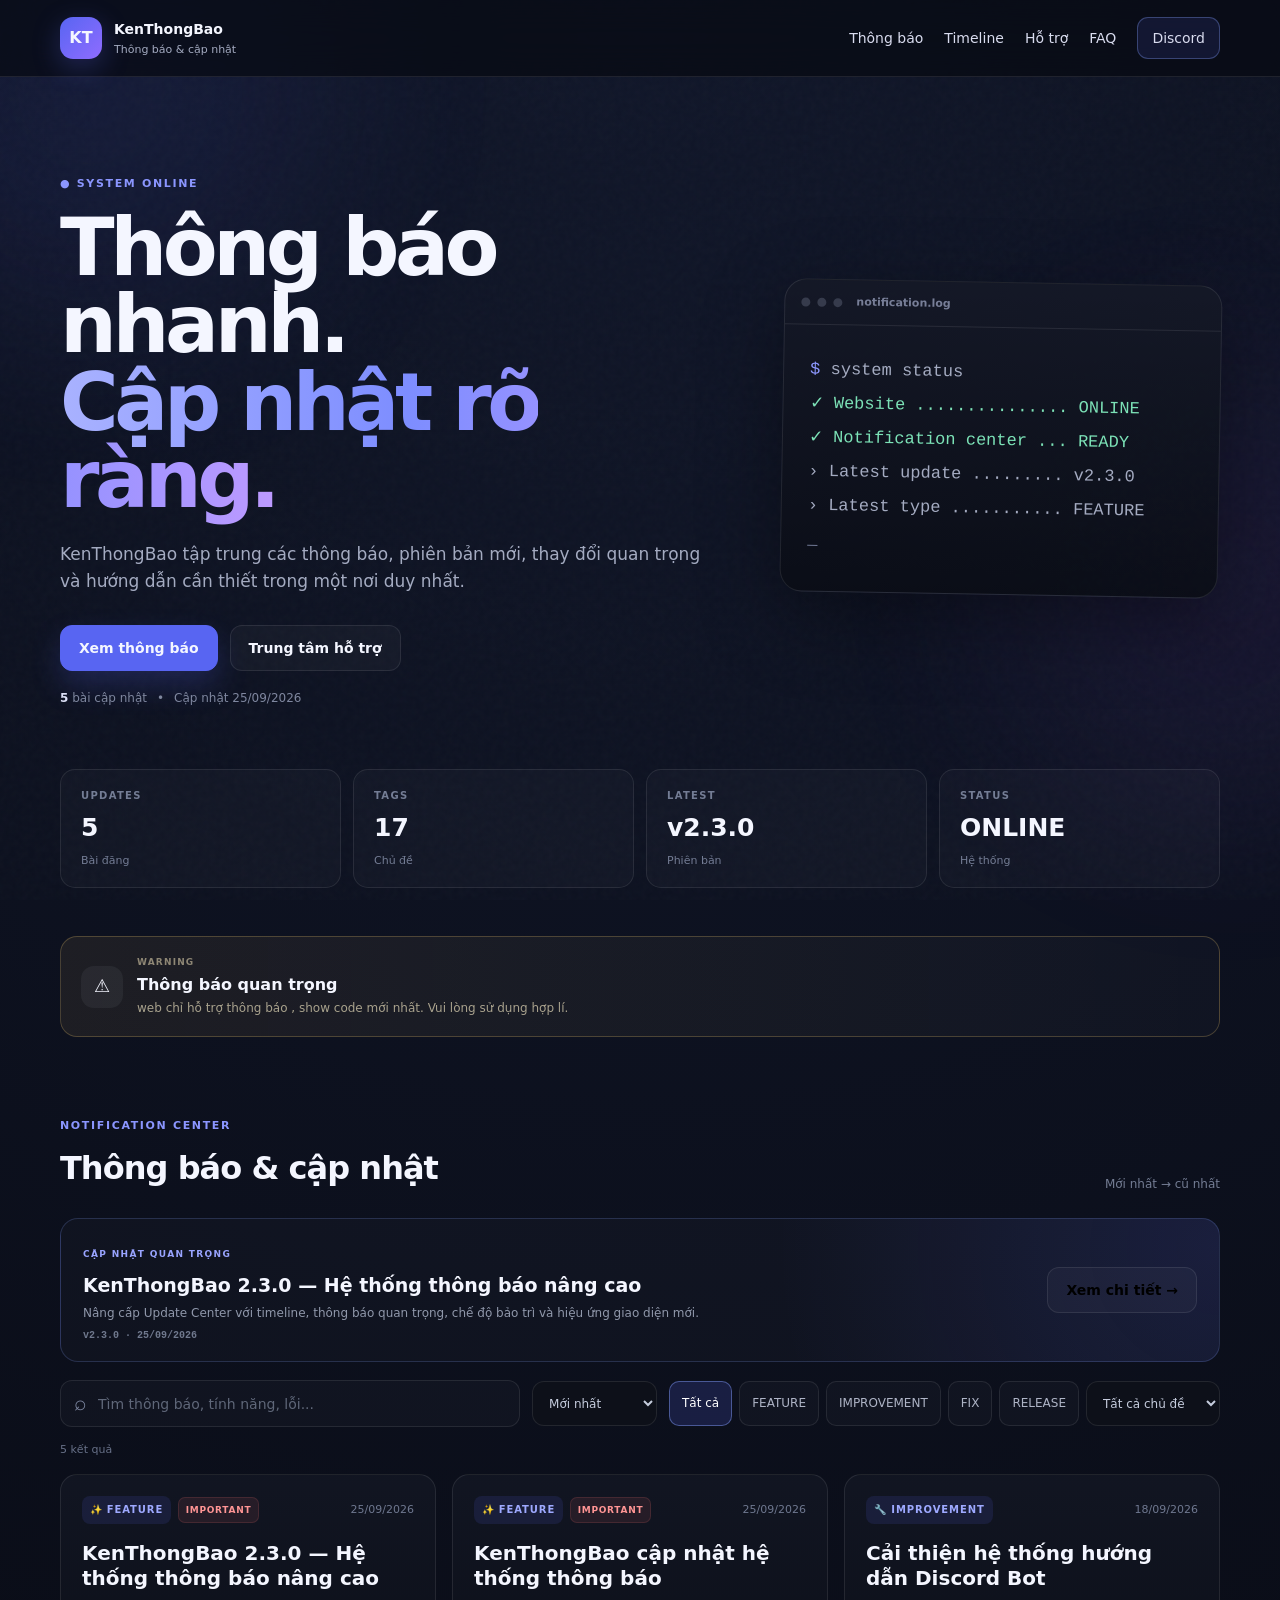
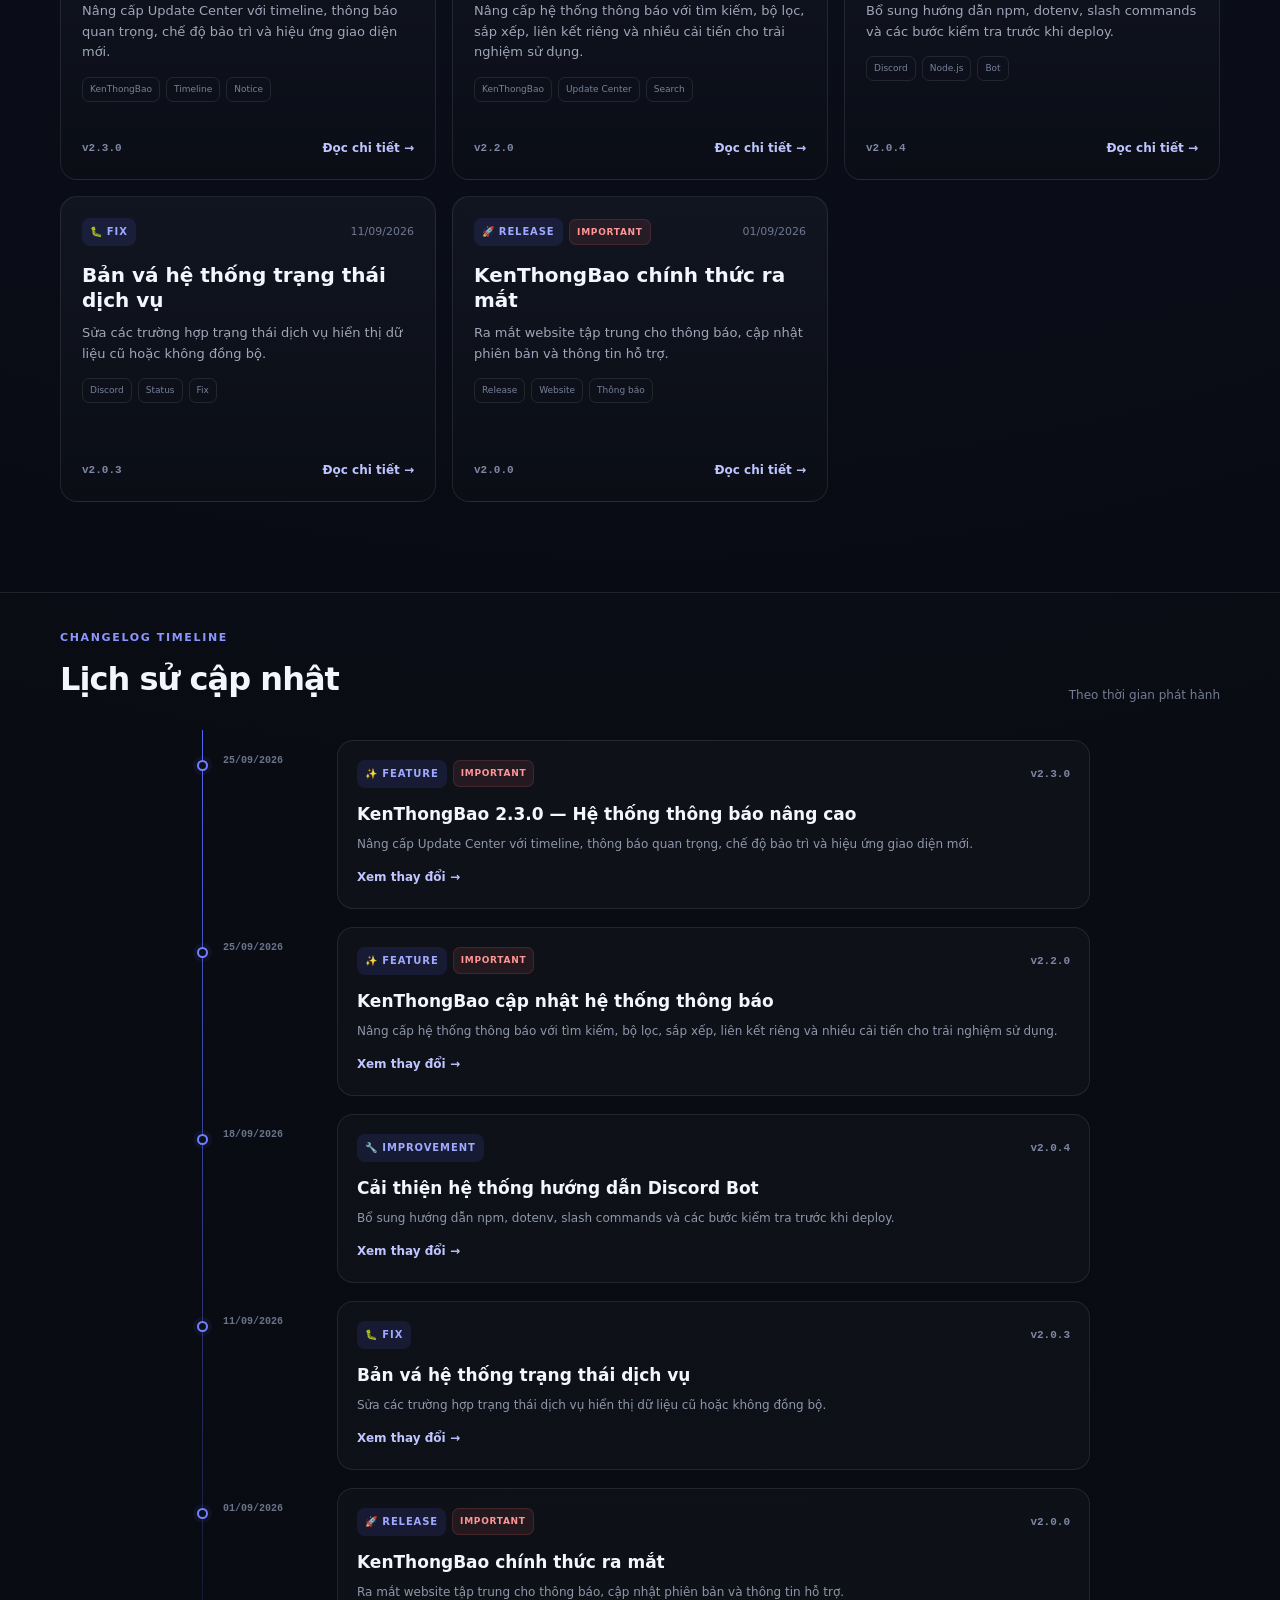
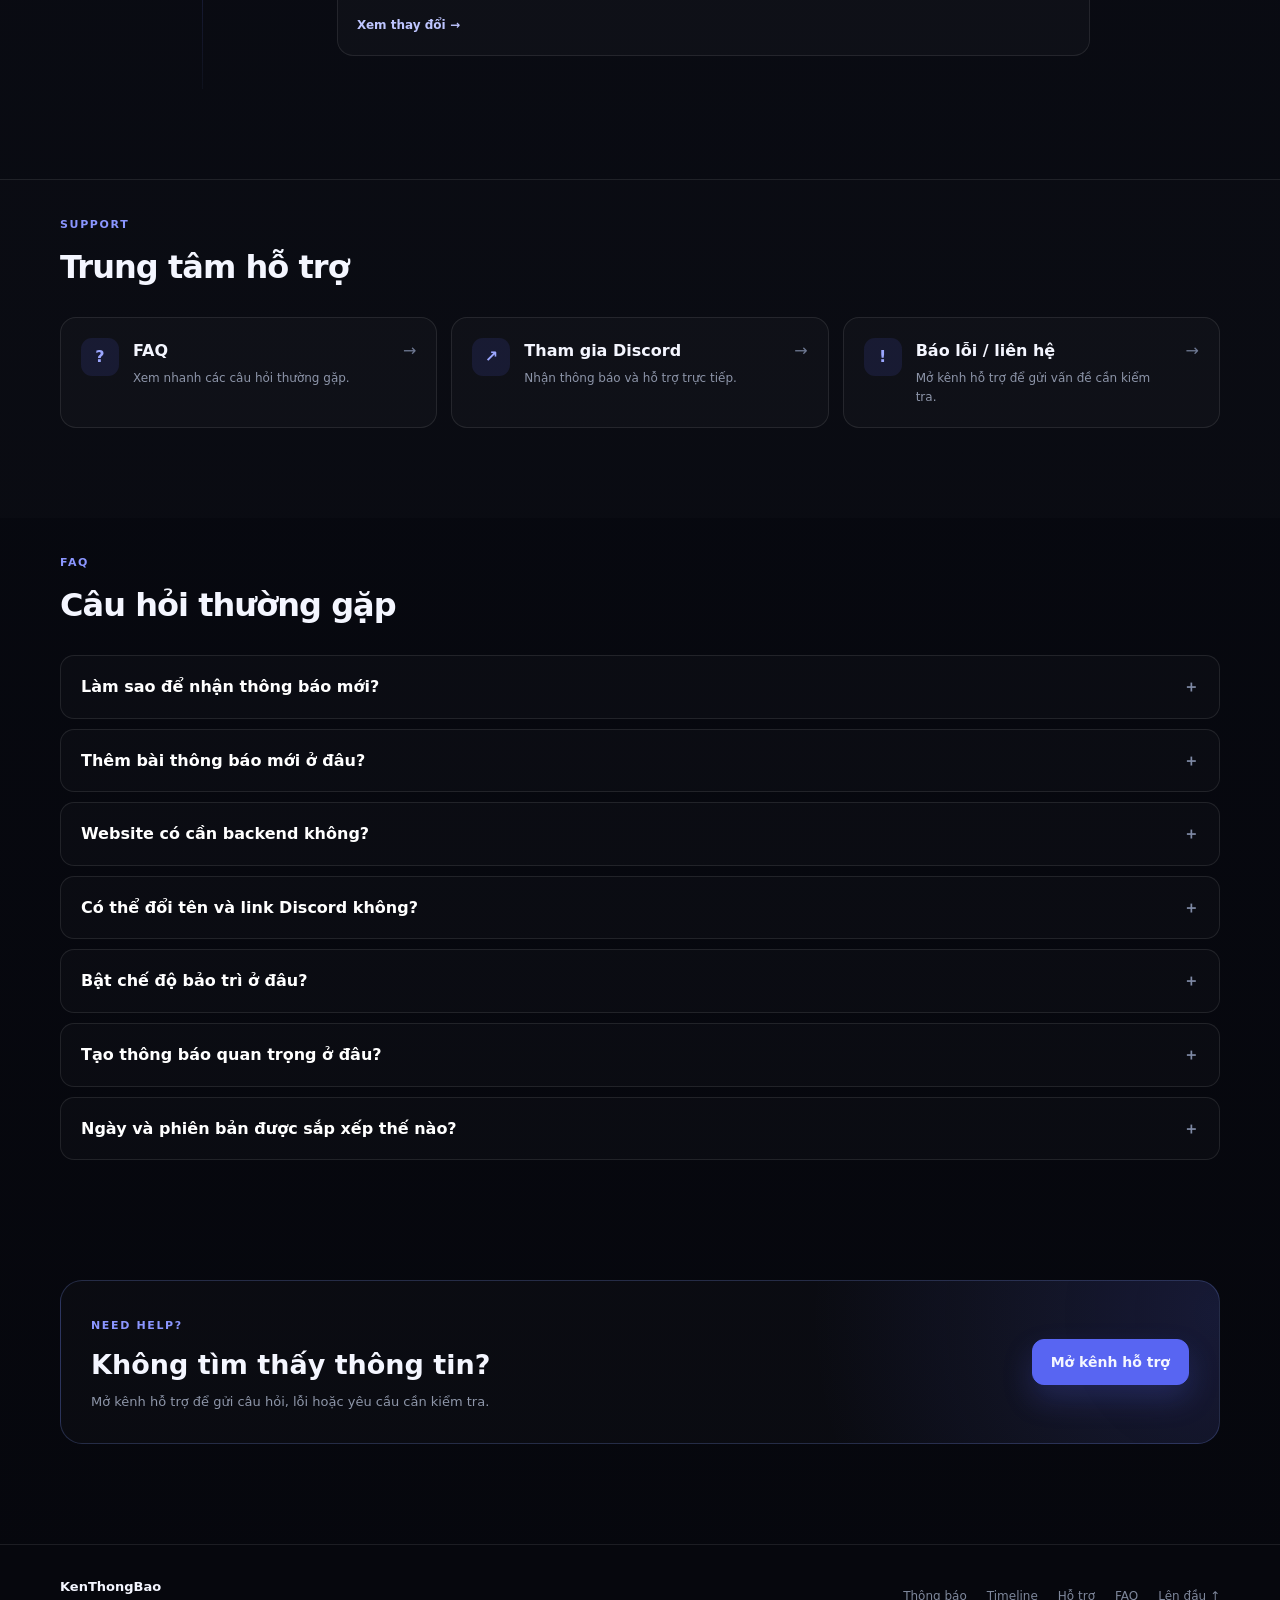
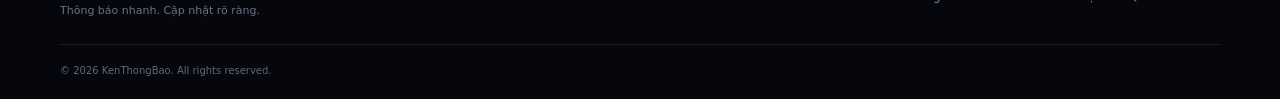
<file: index.html>
<!DOCTYPE html>
<html lang="vi">
<head>
  <meta charset="UTF-8" />
  <meta name="viewport" content="width=device-width, initial-scale=1.0" />
  <meta name="theme-color" content="#5865F2" />

  <meta
    name="description"
    content="KenThongBao — thông báo nhanh, cập nhật rõ ràng."
  />

  <meta property="og:type" content="website" />
  <meta property="og:title" content="KenThongBao" />
  <meta
    property="og:description"
    content="Thông báo nhanh. Cập nhật rõ ràng."
  />
  <meta property="og:url" content="https://kenhotro.pages.dev/" />
  <meta property="og:site_name" content="KenThongBao" />

  <meta name="twitter:card" content="summary" />

  <link
    rel="canonical"
    href="https://kenhotro.pages.dev/"
  />

  <link
    rel="icon"
    href="./assets/favicon.svg"
    type="image/svg+xml"
  />

  <link
    rel="stylesheet"
    href="./assets/style.css"
  />

  <title>KenThongBao</title>
</head>

<body>

  <div class="bg-glow glow-1"></div>
  <div class="bg-glow glow-2"></div>
  <div class="noise"></div>

  <div
    id="maintenanceBar"
    class="maintenance-bar hidden"
    role="status"
    aria-live="polite"
  ></div>

  <header class="topbar">

    <div class="container nav">

      <a
        class="brand"
        href="#top"
        aria-label="KenThongBao"
      >

        <span class="brand-icon">
          KT
        </span>

        <span>
          <strong id="brandName">
            KenThongBao
          </strong>

          <small>
            Thông báo & cập nhật
          </small>
        </span>

      </a>

      <nav
        class="nav-links"
        aria-label="Điều hướng chính"
      >

        <a href="#updates">
          Thông báo
        </a>

        <a href="#timeline">
          Timeline
        </a>

        <a href="#support">
          Hỗ trợ
        </a>

        <a href="#faq">
          FAQ
        </a>

        <a
          class="nav-btn"
          id="discordLink"
          href="#"
          target="_blank"
          rel="noopener"
        >
          Discord
        </a>

      </nav>

      <button
        class="menu-btn"
        id="menuBtn"
        type="button"
        aria-label="Mở menu"
        aria-expanded="false"
      >
        ☰
      </button>

    </div>

  </header>

  <main id="top">

    <section
      class="hero container reveal reveal-up"
    >

      <div class="hero-copy">

        <span class="eyebrow">
          ●
          <span id="heroStatus">
            SYSTEM ONLINE
          </span>
        </span>

        <h1>
          Thông báo nhanh.<br />
          <span>
            Cập nhật rõ ràng.
          </span>
        </h1>

        <p>
          KenThongBao tập trung các thông báo,
          phiên bản mới, thay đổi quan trọng
          và hướng dẫn cần thiết trong một nơi
          duy nhất.
        </p>

        <div class="hero-actions">

          <a
            class="btn primary"
            href="#updates"
          >
            Xem thông báo
          </a>

          <a
            class="btn secondary"
            href="#support"
          >
            Trung tâm hỗ trợ
          </a>

        </div>

        <div class="hero-meta">

          <span>
            <b id="updateCount">
              0
            </b>
            bài cập nhật
          </span>

          <span>•</span>

          <span id="lastUpdated">
            Đang tải...
          </span>

        </div>

      </div>

      <div class="hero-card floating">

        <div class="terminal-top">

          <span></span>
          <span></span>
          <span></span>

          <b>
            notification.log
          </b>

        </div>

        <div class="terminal-body">

          <p>
            <i>$</i>
            system status
          </p>

          <p class="ok">
            ✓ Website ...............
            <span id="systemState">
              ONLINE
            </span>
          </p>

          <p class="ok">
            ✓ Notification center ...
            READY
          </p>

          <p>
            › Latest update .........
            <span id="latestVersion">
              latest
            </span>
          </p>

          <p>
            › Latest type ...........
            <span id="latestType">
              UPDATE
            </span>
          </p>

          <p class="cursor">
            _
          </p>

        </div>

      </div>

    </section>

    <section
      class="stats container reveal reveal-up"
    >

      <div class="stat-card">

        <span>
          UPDATES
        </span>

        <strong id="statUpdates">
          0
        </strong>

        <small>
          Bài đăng
        </small>

      </div>

      <div class="stat-card">

        <span>
          TAGS
        </span>

        <strong id="statTopics">
          0
        </strong>

        <small>
          Chủ đề
        </small>

      </div>

      <div class="stat-card">

        <span>
          LATEST
        </span>

        <strong id="statVersion">
          —
        </strong>

        <small>
          Phiên bản
        </small>

      </div>

      <div class="stat-card">

        <span>
          STATUS
        </span>

        <strong id="statStatusValue">
          ONLINE
        </strong>

        <small id="statStatus">
          Hệ thống
        </small>

      </div>

    </section>

    <section
      id="importantNotice"
      class="container hidden"
    ></section>

    <section
      class="section container"
      id="updates"
    >

      <div
        class="section-head reveal reveal-up"
      >

        <div>

          <span class="eyebrow">
            NOTIFICATION CENTER
          </span>

          <h2>
            Thông báo & cập nhật
          </h2>

        </div>

        <span class="section-note">
          Mới nhất → cũ nhất
        </span>

      </div>

      <div
        id="featuredUpdate"
        class="featured hidden reveal reveal-up"
      ></div>

      <div
        class="toolbar reveal reveal-up"
      >

        <div class="search-box">

          <span>
            ⌕
          </span>

          <input
            id="searchInput"
            type="search"
            placeholder="Tìm thông báo, tính năng, lỗi..."
            aria-label="Tìm thông báo"
          />

        </div>

        <select
          class="sort-select"
          id="sortSelect"
          aria-label="Sắp xếp thông báo"
        >

          <option value="newest">
            Mới nhất
          </option>

          <option value="oldest">
            Cũ nhất
          </option>

          <option value="important">
            Quan trọng
          </option>

        </select>

        <div
          class="filters"
          id="filters"
        ></div>

      </div>

      <div class="results-meta">

        <span id="resultsMeta">
          0 kết quả
        </span>

        <button
          type="button"
          class="clear-search hidden"
          id="clearSearch"
        >
          Xóa bộ lọc
        </button>

      </div>

      <div
        id="updatesGrid"
        class="updates-grid"
      ></div>

      <div
        id="emptyState"
        class="empty hidden"
      >

        <div class="empty-icon">
          ⌕
        </div>

        <h3>
          Không tìm thấy thông báo
        </h3>

        <p>
          Thử từ khóa khác hoặc đổi bộ lọc.
        </p>

      </div>

    </section>

    <section
      class="section timeline-section"
      id="timeline"
    >

      <div class="container">

        <div
          class="section-head reveal reveal-up"
        >

          <div>

            <span class="eyebrow">
              CHANGELOG TIMELINE
            </span>

            <h2>
              Lịch sử cập nhật
            </h2>

          </div>

          <span class="section-note">
            Theo thời gian phát hành
          </span>

        </div>

        <div
          id="timelineList"
          class="timeline"
        ></div>

      </div>

    </section>

    <section
      class="section support-section"
      id="support"
    >

      <div class="container">

        <div
          class="section-head reveal reveal-up"
        >

          <div>

            <span class="eyebrow">
              SUPPORT
            </span>

            <h2>
              Trung tâm hỗ trợ
            </h2>

          </div>

        </div>

        <div class="support-grid">

          <a
            class="support-card reveal reveal-up"
            href="#faq"
          >

            <span class="support-icon">
              ?
            </span>

            <div>

              <h3>
                FAQ
              </h3>

              <p>
                Xem nhanh các câu hỏi thường gặp.
              </p>

            </div>

            <span class="arrow">
              →
            </span>

          </a>

          <a
            class="support-card reveal reveal-up"
            id="inviteCard"
            href="#"
            target="_blank"
            rel="noopener"
          >

            <span class="support-icon">
              ↗
            </span>

            <div>

              <h3>
                Tham gia Discord
              </h3>

              <p>
                Nhận thông báo và hỗ trợ trực tiếp.
              </p>

            </div>

            <span class="arrow">
              →
            </span>

          </a>

          <a
            class="support-card reveal reveal-up"
            id="contactCard"
            href="#"
            target="_blank"
            rel="noopener"
          >

            <span class="support-icon">
              !
            </span>

            <div>

              <h3>
                Báo lỗi / liên hệ
              </h3>

              <p>
                Mở kênh hỗ trợ để gửi vấn đề cần kiểm tra.
              </p>

            </div>

            <span class="arrow">
              →
            </span>

          </a>

        </div>

      </div>

    </section>

    <section
      class="section container"
      id="faq"
    >

      <div
        class="section-head reveal reveal-up"
      >

        <div>

          <span class="eyebrow">
            FAQ
          </span>

          <h2>
            Câu hỏi thường gặp
          </h2>

        </div>

      </div>

      <div
        id="faqList"
        class="faq-list"
      ></div>

    </section>

    <section
      class="section container contact"
      id="contact"
    >

      <div
        class="contact-box reveal reveal-up"
      >

        <div>

          <span class="eyebrow">
            NEED HELP?
          </span>

          <h2>
            Không tìm thấy thông tin?
          </h2>

          <p>
            Mở kênh hỗ trợ để gửi câu hỏi,
            lỗi hoặc yêu cầu cần kiểm tra.
          </p>

        </div>

        <a
          class="btn primary"
          id="contactBtn"
          href="#"
          target="_blank"
          rel="noopener"
        >
          Mở kênh hỗ trợ
        </a>

      </div>

    </section>

  </main>

  <footer class="footer">

    <div class="container footer-inner">

      <div>

        <strong id="footerName">
          KenThongBao
        </strong>

        <p id="footerDesc">
          Thông báo nhanh. Cập nhật rõ ràng.
        </p>

      </div>

      <div class="footer-links">

        <a href="#updates">
          Thông báo
        </a>

        <a href="#timeline">
          Timeline
        </a>

        <a href="#support">
          Hỗ trợ
        </a>

        <a href="#faq">
          FAQ
        </a>

        <button
          type="button"
          id="backTop"
        >
          Lên đầu ↑
        </button>

      </div>

    </div>

    <div class="container copyright">

      ©
      <span id="year"></span>

      <span id="copyrightName">
        KenThongBao
      </span>.

      All rights reserved.

    </div>

  </footer>

  <div
    class="modal hidden"
    id="postModal"
    role="dialog"
    aria-modal="true"
    aria-labelledby="modalTitle"
  >

    <div class="modal-backdrop"></div>

    <article class="modal-card">

      <button
        class="modal-close"
        id="modalClose"
        type="button"
        aria-label="Đóng"
      >
        ×
      </button>

      <div
        id="modalContent"
      ></div>

    </article>

  </div>

  <div
    id="siteToast"
    class="site-toast"
    role="status"
    aria-live="polite"
  ></div>

  <script src="./data/config.js"></script>
  <script src="./data/updates.js"></script>
  <script src="./assets/app.js"></script>

</body>
</html>
</file>
<file: assets/style.css>
:root {
  --bg: #080a12;
  --surface: #10131d;
  --surface2: #151927;
  --line: rgba(255,255,255,.09);
  --text: #f4f6ff;
  --muted: #a4abc1;
  --brand: #5865f2;
  --brand2: #7289da;
  --green: #44d19d;
  --yellow: #f2c96d;
  --red: #ff7272;
  --shadow: 0 24px 80px rgba(0,0,0,.35);
  --radius: 20px;
  --max: 1160px;
}

* {
  box-sizing: border-box;
}

html {
  scroll-behavior: smooth;
}

body {
  margin: 0;
  background:
    radial-gradient(
      circle at top,
      #11172a 0,
      #080a12 48%,
      #06070d 100%
    );
  color: var(--text);
  font-family:
    Inter,
    ui-sans-serif,
    system-ui,
    -apple-system,
    BlinkMacSystemFont,
    "Segoe UI",
    sans-serif;
  line-height: 1.6;
  overflow-x: hidden;
}

a {
  color: inherit;
  text-decoration: none;
}

button,
input,
select {
  font: inherit;
}

button {
  -webkit-tap-highlight-color: transparent;
}

.container {
  width:
    min(
      calc(100% - 40px),
      var(--max)
    );
  margin:
    auto;
}

.hidden {
  display: none !important;
}

.noise {
  position: fixed;
  inset: 0;
  pointer-events: none;
  z-index: -1;
  opacity: .035;
  background-image:
    url("data:image/svg+xml,%3Csvg viewBox='0 0 160 160' xmlns='http://www.w3.org/2000/svg'%3E%3Cfilter id='n'%3E%3CfeTurbulence type='fractalNoise' baseFrequency='.9' numOctaves='2' stitchTiles='stitch'/%3E%3C/filter%3E%3Crect width='100%25' height='100%25' filter='url(%23n)' opacity='.7'/%3E%3C/svg%3E");
}

.bg-glow {
  position: fixed;
  width: 460px;
  height: 460px;
  border-radius: 50%;
  filter: blur(110px);
  opacity: .1;
  pointer-events: none;
  z-index: -2;
  animation:
    drift
    12s
    ease-in-out
    infinite
    alternate;
}

.glow-1 {
  background: #5865f2;
  top: -140px;
  left: -140px;
}

.glow-2 {
  background: #9b59ff;
  right: -180px;
  bottom: 10%;
  opacity: .07;
  animation-delay: -4s;
}

.topbar {
  position: sticky;
  top: 0;
  z-index: 20;
  background:
    rgba(8,10,18,.72);
  backdrop-filter:
    blur(18px);
  border-bottom:
    1px solid var(--line);
}

.nav {
  height: 76px;
  display: flex;
  align-items: center;
  justify-content: space-between;
  gap: 24px;
}

.brand {
  display: flex;
  gap: 12px;
  align-items: center;
}

.brand-icon {
  display: grid;
  place-items: center;
  width: 42px;
  height: 42px;
  border-radius: 13px;
  background:
    linear-gradient(
      135deg,
      var(--brand),
      #8f6cff
    );
  font-weight: 900;
  box-shadow:
    0 8px 28px
    rgba(88,101,242,.28);
  transition:
    transform .25s ease,
    box-shadow .25s ease;
}

.brand:hover
.brand-icon {
  transform:
    rotate(-5deg)
    scale(1.04);
  box-shadow:
    0 12px 34px
    rgba(88,101,242,.4);
}

.brand strong {
  display: block;
  font-size: 14px;
}

.brand small {
  display: block;
  color: var(--muted);
  font-size: 11px;
  margin-top: 1px;
}

.nav-links {
  display: flex;
  align-items: center;
  gap: 21px;
  font-size: 14px;
  color: #d9dcef;
}

.nav-links a:not(.nav-btn) {
  position: relative;
}

.nav-links
a:not(.nav-btn)::after {
  content: "";
  position: absolute;
  left: 0;
  right: 100%;
  bottom: -5px;
  height: 1px;
  background: #aab4ff;
  transition:
    right .2s ease;
}

.nav-links
a:not(.nav-btn):hover::after {
  right: 0;
}

.nav-btn {
  padding: 9px 14px;
  border:
    1px solid
    rgba(114,137,218,.4);
  border-radius: 11px;
  background:
    rgba(88,101,242,.12);
  transition: .2s ease;
}

.nav-btn:hover {
  transform:
    translateY(-1px);
  background:
    rgba(88,101,242,.2);
}

.menu-btn {
  display: none;
  background: none;
  border: 0;
  color: white;
  font-size: 24px;
  cursor: pointer;
}

.maintenance-bar {
  border-bottom:
    1px solid
    rgba(242,201,109,.18);
  background:
    rgba(242,201,109,.07);
}

.maintenance-inner {
  min-height: 56px;
  display: flex;
  align-items: center;
  gap: 12px;
  padding-block: 8px;
}

.maintenance-inner strong {
  font-size: 12px;
  display: block;
}

.maintenance-inner p {
  margin: 0;
  color: #bcb49d;
  font-size: 11px;
}

.maintenance-detail {
  margin-left: auto;
  color: #8e8877;
  font-size: 11px;
}

.maintenance-pulse {
  width: 10px;
  height: 10px;
  flex: 0 0 auto;
  border-radius: 50%;
  background: var(--yellow);
  box-shadow:
    0 0 0 0
    rgba(242,201,109,.45);
  animation:
    pulse
    1.8s
    infinite;
}

.hero {
  display: grid;
  grid-template-columns:
    1.2fr
    .8fr;
  gap: 64px;
  align-items: center;
  padding: 92px 0 60px;
}

.eyebrow {
  color: #8b96ff;
  font-size: 11px;
  font-weight: 800;
  letter-spacing: .15em;
}

.hero h1 {
  font-size:
    clamp(
      48px,
      7vw,
      80px
    );
  line-height: .97;
  letter-spacing: -.055em;
  margin:
    14px 0 22px;
}

.hero h1 span {
  background:
    linear-gradient(
      90deg,
      #a9b2ff,
      #7d8dff,
      #bd9aff
    );
  -webkit-background-clip: text;
  background-clip: text;
  color: transparent;
}

.hero p {
  font-size: 17px;
  max-width: 650px;
  color: var(--muted);
  margin: 0;
}

.hero-actions {
  display: flex;
  gap: 12px;
  flex-wrap: wrap;
  margin:
    30px 0 18px;
}

.btn {
  display: inline-flex;
  align-items: center;
  justify-content: center;
  min-height: 46px;
  padding:
    0 18px;
  border:
    1px solid var(--line);
  border-radius: 12px;
  font-weight: 750;
  font-size: 14px;
  cursor: pointer;
  transition:
    transform .22s ease,
    border-color .22s ease,
    background .22s ease,
    box-shadow .22s ease;
}

.btn:hover {
  transform:
    translateY(-2px);
}

.btn.primary {
  background:
    var(--brand);
  border-color:
    var(--brand);
  box-shadow:
    0 14px 30px
    rgba(88,101,242,.22);
}

.btn.primary:hover {
  box-shadow:
    0 18px 38px
    rgba(88,101,242,.33);
}

.btn.secondary {
  background:
    rgba(255,255,255,.03);
}

.btn.secondary:hover {
  background:
    rgba(255,255,255,.06);
  border-color:
    rgba(255,255,255,.14);
}

.hero-meta {
  display: flex;
  gap: 10px;
  color: #7f879f;
  font-size: 12px;
}

.hero-meta b {
  color: #dce0f6;
}

.hero-card {
  border:
    1px solid var(--line);
  border-radius: 22px;
  overflow: hidden;
  background:
    linear-gradient(
      180deg,
      rgba(21,25,39,.96),
      rgba(11,14,23,.96)
    );
  box-shadow:
    var(--shadow);
  transform:
    rotate(1deg);
}

.floating {
  animation:
    floatCard
    6s
    ease-in-out
    infinite;
}

.terminal-top {
  height: 45px;
  padding:
    0 16px;
  display: flex;
  align-items: center;
  gap: 7px;
  border-bottom:
    1px solid var(--line);
  color: #777e97;
  font-size: 11px;
}

.terminal-top span {
  width: 9px;
  height: 9px;
  border-radius: 50%;
  background: #363b4c;
}

.terminal-top b {
  margin-left: 7px;
  font-weight: 600;
}

.terminal-body {
  padding:
    28px 26px 34px;
  font:
    13px/2
    "SFMono-Regular",
    Consolas,
    monospace;
  color: #aeb5c9;
}

.terminal-body p {
  margin: 0;
}

.terminal-body i {
  color: #8d98ff;
  font-style: normal;
}

.terminal-body .ok {
  color: #7ce2b7;
}

.cursor {
  color: #8c95b6 !important;
  animation:
    blink
    1s
    infinite;
}

.stats {
  display: grid;
  grid-template-columns:
    repeat(4,1fr);
  gap: 12px;
  margin-bottom: 48px;
}

.stat-card {
  padding:
    18px 20px;
  border:
    1px solid var(--line);
  border-radius: 15px;
  background:
    rgba(255,255,255,.025);
  transition:
    transform .22s ease,
    border-color .22s ease,
    background .22s ease;
}

.stat-card:hover {
  transform:
    translateY(-3px);
  border-color:
    rgba(114,137,218,.33);
  background:
    rgba(255,255,255,.035);
}

.stat-card span,
.stat-card small {
  display: block;
  color: #747d95;
  font-size: 10px;
  letter-spacing: .13em;
  font-weight: 750;
}

.stat-card strong {
  display: block;
  font-size: 25px;
  margin: 4px 0;
}

.stat-card small {
  letter-spacing: 0;
  font-weight: 500;
  font-size: 11px;
}

.notice-card {
  width:
    min(
      calc(100% - 0px),
      var(--max)
    );
  margin:
    0 auto 44px;
  padding:
    18px 20px;
  border:
    1px solid
    rgba(242,201,109,.24);
  border-radius: 17px;
  display: flex;
  align-items: center;
  gap: 14px;
  background:
    linear-gradient(
      90deg,
      rgba(242,201,109,.075),
      rgba(255,255,255,.02)
    );
  animation:
    noticeIn
    .5s
    ease both;
}

.notice-card.notice-security {
  border-color:
    rgba(255,114,114,.28);
  background:
    linear-gradient(
      90deg,
      rgba(255,114,114,.08),
      rgba(255,255,255,.02)
    );
}

.notice-card.notice-success {
  border-color:
    rgba(68,209,157,.25);
  background:
    linear-gradient(
      90deg,
      rgba(68,209,157,.08),
      rgba(255,255,255,.02)
    );
}

.notice-icon {
  width: 42px;
  height: 42px;
  flex: none;
  display: grid;
  place-items: center;
  border-radius: 13px;
  background:
    rgba(255,255,255,.05);
  font-size: 18px;
}

.notice-content {
  min-width: 0;
}

.notice-kicker {
  font-size: 9px;
  font-weight: 850;
  letter-spacing: .13em;
  color: #8f8775;
}

.notice-content h3 {
  margin:
    2px 0 2px;
  font-size: 16px;
}

.notice-content p {
  margin: 0;
  font-size: 12px;
  color: #a9a28d;
}

.notice-content small {
  display: block;
  color: #7e7768;
  font-size: 10px;
  margin-top: 3px;
}

.notice-btn {
  margin-left: auto;
  flex: none;
  border:
    1px solid
    rgba(255,255,255,.11);
  background:
    rgba(255,255,255,.04);
  color: #e9ebf8;
  border-radius: 10px;
  padding:
    9px 12px;
  font-size: 11px;
  font-weight: 750;
  cursor: pointer;
}

.section {
  padding:
    30px 0 90px;
}

.section-head {
  display: flex;
  justify-content: space-between;
  gap: 20px;
  align-items: end;
  margin-bottom: 24px;
}

.section-head h2 {
  margin:
    6px 0 0;
  font-size: 32px;
  letter-spacing: -.03em;
}

.section-note {
  color: #737c93;
  font-size: 12px;
}

.toolbar {
  display: flex;
  gap: 12px;
  align-items: center;
  margin-bottom: 18px;
}

.search-box {
  flex: 1;
  display: flex;
  align-items: center;
  gap: 9px;
  border:
    1px solid var(--line);
  background:
    rgba(255,255,255,.025);
  padding:
    0 13px;
  border-radius: 12px;
  transition:
    border-color .2s ease,
    box-shadow .2s ease;
}

.search-box:focus-within {
  border-color:
    rgba(114,137,218,.5);
  box-shadow:
    0 0 0 3px
    rgba(88,101,242,.08);
}

.search-box span {
  font-size: 21px;
  color: #7f89a3;
}

.search-box input {
  width: 100%;
  height: 45px;
  border: 0;
  outline: 0;
  background: transparent;
  color: white;
  font-size: 14px;
}

.search-box input::placeholder {
  color: #5f6779;
}

.sort-select,
.tag-select {
  height: 45px;
  border:
    1px solid var(--line);
  outline: 0;
  background: #0d1019;
  color: #c5ccdd;
  border-radius: 12px;
  padding:
    0 12px;
  font-size: 12px;
  cursor: pointer;
  min-width: 125px;
}

.filters {
  display: flex;
  gap: 7px;
  flex-wrap: wrap;
}

.filter {
  border:
    1px solid var(--line);
  background:
    rgba(255,255,255,.025);
  color: #aeb4c6;
  border-radius: 10px;
  padding:
    9px 12px;
  font-size: 12px;
  cursor: pointer;
  transition: .2s ease;
}

.filter:hover {
  border-color:
    rgba(114,137,218,.4);
}

.filter.active {
  background:
    rgba(88,101,242,.18);
  border-color:
    rgba(114,137,218,.55);
  color: white;
}

.results-meta {
  display: flex;
  justify-content: space-between;
  align-items: center;
  gap: 12px;
  margin:
    -4px 0 15px;
  color: #677087;
  font-size: 11px;
}

.clear-search {
  border: 0;
  background: none;
  color: #9ca6d7;
  font-size: 11px;
  cursor: pointer;
  padding: 4px 0;
}

.clear-search:hover {
  text-decoration:
    underline;
}

.featured {
  margin-bottom: 18px;
  padding:
    20px 22px;
  border:
    1px solid
    rgba(114,137,218,.24);
  border-radius: 18px;
  display: flex;
  justify-content: space-between;
  align-items: center;
  gap: 18px;
  background:
    radial-gradient(
      circle at 100% 20%,
      rgba(88,101,242,.14),
      transparent 38%
    ),
    rgba(255,255,255,.02);
}

.featured-label {
  font-size: 9px;
  font-weight: 850;
  letter-spacing: .15em;
  color: #99a4ff;
}

.featured h3 {
  margin:
    5px 0 4px;
  font-size: 19px;
}

.featured p {
  margin: 0;
  color: #9098ab;
  font-size: 12px;
}

.featured-meta {
  margin-top: 7px;
  color: #70798e;
  font:
    600 10px
    Consolas,
    monospace;
}

.featured-btn {
  white-space: nowrap;
}

.updates-grid {
  display: grid;
  grid-template-columns:
    repeat(3,1fr);
  gap: 16px;
}

.update-card {
  border:
    1px solid var(--line);
  border-radius: 17px;
  background:
    linear-gradient(
      180deg,
      rgba(18,22,34,.96),
      rgba(11,14,22,.96)
    );
  padding: 21px;
  display: flex;
  flex-direction: column;
  min-height: 306px;
  transition:
    transform .24s ease,
    border-color .24s ease,
    box-shadow .24s ease;
  opacity: 0;
  transform:
    translateY(12px);
}

.update-card.card-enter {
  animation:
    cardIn
    .45s
    var(--delay)
    ease
    forwards;
}

.update-card:hover {
  border-color:
    rgba(114,137,218,.4);
  transform:
    translateY(-4px);
  box-shadow:
    0 18px 45px
    rgba(0,0,0,.18);
}

.update-top {
  display: flex;
  justify-content: space-between;
  gap: 12px;
  align-items: center;
}

.tag-row {
  display: flex;
  gap: 6px;
  align-items: center;
  flex-wrap: wrap;
}

.tag {
  font-size: 10px;
  font-weight: 800;
  letter-spacing: .09em;
  padding:
    6px 8px;
  border-radius: 8px;
  background:
    rgba(88,101,242,.12);
  color: #9ea9ff;
}

.priority {
  font-size: 9px;
  font-weight: 850;
  letter-spacing: .08em;
  padding:
    5px 7px;
  border-radius: 7px;
  background:
    rgba(255,114,114,.09);
  color: #ff9595;
  border:
    1px solid
    rgba(255,114,114,.14);
}

.new-badge {
  font-size: 9px;
  font-weight: 850;
  letter-spacing: .08em;
  padding:
    5px 7px;
  border-radius: 7px;
  background:
    rgba(124,226,183,.10);
  color: #8ce8c3;
  border:
    1px solid
    rgba(124,226,183,.16);
}

.date {
  font-size: 11px;
  color: #6f7890;
  white-space: nowrap;
}

.update-card h3 {
  font-size: 20px;
  line-height: 1.25;
  margin:
    17px 0 10px;
}

.update-card p {
  font-size: 13px;
  color: #9fa6b9;
  margin: 0;
}

.mini-tags {
  display: flex;
  flex-wrap: wrap;
  gap: 6px;
  margin-top: 14px;
}

.mini-tag {
  border:
    1px solid var(--line);
  border-radius: 7px;
  padding:
    4px 7px;
  color: #77819a;
  font-size: 9px;
}

.update-footer {
  display: flex;
  align-items: center;
  justify-content: space-between;
  margin-top: auto;
  padding-top: 22px;
}

.version {
  font:
    600 11px
    "SFMono-Regular",
    Consolas,
    monospace;
  color: #7e88a4;
}

.read-btn {
  border: 0;
  background: none;
  font-size: 12px;
  color: #bec5ff;
  font-weight: 700;
  padding: 0;
  cursor: pointer;
  transition:
    transform .2s ease,
    color .2s ease;
}

.read-btn:hover {
  color: white;
  transform:
    translateX(2px);
}

.empty {
  text-align: center;
  padding:
    60px 10px;
  color: #8f96a9;
}

.empty-icon {
  font-size: 30px;
}

.timeline-section {
  border-block:
    1px solid var(--line);
  background:
    rgba(255,255,255,.012);
}

.timeline {
  position: relative;
  max-width: 900px;
  margin:
    0 auto;
  padding:
    10px 0 15px;
}

.timeline::before {
  content: "";
  position: absolute;
  left: 12px;
  top: 0;
  bottom: 0;
  width: 1px;
  background:
    linear-gradient(
      var(--brand),
      rgba(114,137,218,.06)
    );
}

.timeline-item {
  position: relative;
  display: grid;
  grid-template-columns:
    110px 1fr;
  gap: 18px;
  margin-bottom: 18px;
}

.timeline-marker {
  position: absolute;
  left: 7px;
  top: 20px;
  width: 11px;
  height: 11px;
  border-radius: 50%;
  background: #0d1019;
  border:
    2px solid
    #7280ff;
  box-shadow:
    0 0 0 4px
    rgba(88,101,242,.08);
  z-index: 2;
}

.timeline-date {
  padding-top: 15px;
  padding-left: 33px;
  color: #69738a;
  font:
    600 10px
    Consolas,
    monospace;
}

.timeline-card {
  margin-left: 19px;
  border:
    1px solid var(--line);
  border-radius: 16px;
  padding: 19px;
  background:
    rgba(255,255,255,.022);
  transition: .22s ease;
}

.timeline-card:hover {
  transform:
    translateY(-2px);
  border-color:
    rgba(114,137,218,.34);
}

.timeline-card-top {
  display: flex;
  justify-content: space-between;
  gap: 12px;
  align-items: center;
}

.timeline-card h3 {
  margin:
    13px 0 7px;
  font-size: 17px;
}

.timeline-card p {
  margin: 0;
  color: #8f97aa;
  font-size: 12px;
}

.timeline-card .read-btn {
  margin-top: 14px;
}

.support-section {
  background:
    rgba(255,255,255,.016);
}

.support-grid {
  display: grid;
  grid-template-columns:
    repeat(3,1fr);
  gap: 14px;
}

.support-card {
  border:
    1px solid var(--line);
  padding: 20px;
  border-radius: 16px;
  background:
    rgba(255,255,255,.025);
  display: flex;
  gap: 14px;
  align-items: flex-start;
  transition: .22s ease;
}

.support-card:hover {
  transform:
    translateY(-3px);
  border-color:
    rgba(114,137,218,.35);
  box-shadow:
    0 16px 36px
    rgba(0,0,0,.15);
}

.support-icon {
  display: grid;
  place-items: center;
  width: 38px;
  height: 38px;
  border-radius: 11px;
  background:
    rgba(88,101,242,.12);
  color: #9ca7ff;
  font-weight: 900;
  flex: none;
}

.support-card h3 {
  margin: 0;
  font-size: 16px;
}

.support-card p {
  margin:
    5px 0 0;
  color: #8d95a9;
  font-size: 12px;
}

.arrow {
  margin-left: auto;
  color: #6e7892;
  transition:
    transform .2s ease;
}

.support-card:hover
.arrow {
  transform:
    translateX(3px);
}

.faq-list {
  display: grid;
  gap: 10px;
}

.faq {
  border:
    1px solid var(--line);
  border-radius: 14px;
  background:
    rgba(255,255,255,.02);
  overflow: hidden;
}

.faq button {
  width: 100%;
  padding:
    18px 20px;
  background: none;
  border: 0;
  color: white;
  display: flex;
  justify-content: space-between;
  gap: 20px;
  text-align: left;
  font: inherit;
  font-weight: 700;
  cursor: pointer;
}

.faq button
span:last-child {
  color: #7f8aa5;
}

.faq-answer {
  display: none;
  padding:
    0 20px 18px;
  color: #8f97aa;
  font-size: 13px;
}

.faq.open
.faq-answer {
  display: block;
  animation:
    faqIn
    .2s
    ease
    both;
}

.contact {
  padding-bottom: 100px;
}

.contact-box {
  border:
    1px solid
    rgba(114,137,218,.26);
  border-radius: 22px;
  padding: 30px;
  display: flex;
  align-items: center;
  justify-content: space-between;
  gap: 20px;
  background:
    radial-gradient(
      circle at 100% 20%,
      rgba(88,101,242,.16),
      transparent 35%
    ),
    rgba(255,255,255,.02);
}

.contact-box h2 {
  margin:
    6px 0 6px;
  font-size: 27px;
}

.contact-box p {
  margin: 0;
  color: #8e96a9;
  font-size: 13px;
}

.footer {
  border-top:
    1px solid var(--line);
  padding:
    28px 0 20px;
  background: #06070d;
}

.footer-inner {
  display: flex;
  justify-content: space-between;
  gap: 20px;
}

.footer strong {
  font-size: 13px;
}

.footer p {
  margin:
    4px 0 0;
  color: #697288;
  font-size: 11px;
}

.footer-links {
  display: flex;
  gap: 20px;
  color: #7e879b;
  font-size: 12px;
  align-items: center;
  flex-wrap: wrap;
}

.footer-links a:hover,
.footer-links button:hover {
  color: white;
}

.footer-links button {
  border: 0;
  background: none;
  color: #7e879b;
  font-size: 12px;
  padding: 0;
  cursor: pointer;
}

.copyright {
  margin-top: 24px;
  padding-top: 18px;
  border-top:
    1px solid var(--line);
  color: #5f677a;
  font-size: 10px;
}

.modal {
  position: fixed;
  inset: 0;
  z-index: 100;
  display: grid;
  place-items: center;
  padding: 20px;
}

.modal-backdrop {
  position: absolute;
  inset: 0;
  background:
    rgba(0,0,0,.72);
  backdrop-filter:
    blur(5px);
}

.modal-card {
  position: relative;
  z-index: 1;
  width:
    min(
      760px,
      100%
    );
  max-height: 90vh;
  overflow: auto;
  border:
    1px solid var(--line);
  border-radius: 20px;
  background: #0d1019;
  box-shadow:
    var(--shadow);
  padding: 32px;
  animation:
    modalIn
    .25s
    ease
    both;
}

.modal-close {
  position: absolute;
  right: 14px;
  top: 12px;
  width: 36px;
  height: 36px;
  border:
    1px solid var(--line);
  background:
    rgba(255,255,255,.04);
  border-radius: 10px;
  color: white;
  font-size: 24px;
  cursor: pointer;
}

.modal-header-row {
  display: flex;
  justify-content: space-between;
  gap: 20px;
  padding-right: 40px;
}

.modal-badges {
  display: flex;
  gap: 7px;
  align-items: flex-start;
  flex-wrap: wrap;
}

.modal-card h1 {
  font-size: 34px;
  line-height: 1.15;
  margin:
    12px 0 10px;
}

.modal-card .meta {
  color: #727b90;
  font-size: 12px;
}

.modal-tags {
  margin-top: 12px;
}

.changes {
  margin-top: 24px;
  padding:
    16px 17px;
  border:
    1px solid var(--line);
  border-radius: 14px;
  background:
    rgba(255,255,255,.02);
}

.changes h3 {
  margin:
    0 0 9px;
  font-size: 14px;
}

.changes ul {
  margin: 0;
  padding-left: 19px;
  color: #9ca4b8;
  font-size: 12px;
}

.changes li + li {
  margin-top: 5px;
}

.modal-body {
  margin-top: 24px;
  color: #b6bdcf;
}

.modal-body h3 {
  color: white;
  margin-top: 26px;
}

.modal-body p {
  margin:
    6px 0;
}

.modal-body
.markdown-list {
  padding-left: 8px;
}

.markdown-gap {
  height: 6px;
}

.modal-body code {
  background: #161b28;
  border:
    1px solid var(--line);
  padding:
    2px 5px;
  border-radius: 5px;
  font-family:
    Consolas,
    monospace;
  font-size: .9em;
}

.modal-body pre {
  background: #070910;
  border:
    1px solid var(--line);
  padding: 15px;
  border-radius: 12px;
  overflow: auto;
  color: #c5ccdd;
  font-size: 12px;
}

.modal-actions {
  display: flex;
  gap: 10px;
  flex-wrap: wrap;
  margin-top: 28px;
  padding-top: 18px;
  border-top:
    1px solid var(--line);
}

.site-toast {
  position: fixed;
  left: 50%;
  bottom: 24px;
  z-index: 200;
  transform:
    translate(
      -50%,
      16px
    );
  opacity: 0;
  pointer-events: none;
  background: #151a27;
  border:
    1px solid var(--line);
  color: #e6e9f7;
  padding:
    11px 15px;
  border-radius: 11px;
  font-size: 12px;
  box-shadow:
    var(--shadow);
  transition: .2s ease;
}

.site-toast.show {
  transform:
    translate(
      -50%,
      0
    );
  opacity: 1;
}

.reveal {
  opacity: 0;
  transform:
    translateY(16px);
  transition:
    opacity .65s ease var(--delay,0ms),
    transform .65s
      cubic-bezier(.2,.7,.2,1)
      var(--delay,0ms);
}

.reveal-up.in-view,
.reveal-left.in-view {
  opacity: 1;
  transform: none;
}

.reveal-left {
  transform:
    translateX(-18px);
}

@keyframes blink {
  50% {
    opacity: 0;
  }
}

@keyframes drift {
  from {
    transform:
      translate3d(
        0,
        0,
        0
      )
      scale(1);
  }

  to {
    transform:
      translate3d(
        20px,
        -14px,
        0
      )
      scale(1.06);
  }
}

@keyframes floatCard {
  0%,
  100% {
    transform:
      rotate(1deg)
      translateY(0);
  }

  50% {
    transform:
      rotate(.2deg)
      translateY(-8px);
  }
}

@keyframes pulse {
  70% {
    box-shadow:
      0 0 0 10px
      rgba(242,201,109,0);
  }

  100% {
    box-shadow:
      0 0 0 0
      rgba(242,201,109,0);
  }
}

@keyframes cardIn {
  to {
    opacity: 1;
    transform:
      translateY(0);
  }
}

@keyframes noticeIn {
  from {
    opacity: 0;
    transform:
      translateY(-6px);
  }

  to {
    opacity: 1;
    transform: none;
  }
}

@keyframes modalIn {
  from {
    opacity: 0;
    transform:
      translateY(8px)
      scale(.985);
  }

  to {
    opacity: 1;
    transform: none;
  }
}

@keyframes faqIn {
  from {
    opacity: 0;
    transform:
      translateY(-3px);
  }

  to {
    opacity: 1;
    transform: none;
  }
}

@media (prefers-reduced-motion: reduce) {

  *,
  *::before,
  *::after {
    scroll-behavior:
      auto !important;

    animation-duration:
      .01ms !important;

    animation-iteration-count:
      1 !important;

    transition-duration:
      .01ms !important;
  }

  .reveal,
  .update-card,
  .timeline-item {
    opacity: 1 !important;
    transform: none !important;
  }
}

@media (max-width: 980px) {

  .hero {
    grid-template-columns:
      1fr;
    gap: 32px;
    padding-top: 64px;
  }

  .hero-card {
    transform: none;
  }

  .updates-grid {
    grid-template-columns:
      repeat(2,1fr);
  }

  .support-grid {
    grid-template-columns:
      1fr 1fr;
  }

  .nav-links {
    display: none;
  }

  .menu-btn {
    display: block;
  }

  .stats {
    grid-template-columns:
      repeat(2,1fr);
  }

  .nav.open
  .nav-links {
    display: flex;
    position: absolute;
    left: 12px;
    right: 12px;
    top: 68px;
    padding: 14px;
    border:
      1px solid var(--line);
    border-radius: 14px;
    background: #0d1019;
    flex-direction: column;
    align-items: stretch;
    box-shadow: var(--shadow);
  }

  .nav.open
  .nav-links a {
    padding: 9px;
  }

  .nav.open
  .nav-links
  a:not(.nav-btn)::after {
    display: none;
  }
}

@media (max-width: 760px) {

  .toolbar {
    display: grid;
    grid-template-columns:
      1fr 1fr;
    align-items: stretch;
  }

  .search-box {
    grid-column:
      1 / -1;
  }

  .filters {
    grid-column:
      1 / -1;
  }

  .sort-select,
  .tag-select {
    width: 100%;
  }

  .timeline-item {
    grid-template-columns:
      1fr;
    gap: 5px;
  }

  .timeline-date {
    padding:
      0 0 0 33px;
  }

  .timeline-card {
    margin-left: 19px;
  }

  .notice-card {
    align-items: flex-start;
    flex-wrap: wrap;
  }

  .notice-btn {
    margin-left: 56px;
  }
}

@media (max-width: 620px) {

  .container {
    width:
      min(
        calc(100% - 24px),
        var(--max)
      );
  }

  .hero h1 {
    font-size: 49px;
  }

  .hero p {
    font-size: 15px;
  }

  .stats,
  .updates-grid,
  .support-grid {
    grid-template-columns:
      1fr;
  }

  .toolbar {
    display: flex;
    flex-direction: column;
    align-items: stretch;
  }

  .section-head {
    align-items: flex-start;
    flex-direction: column;
  }

  .featured,
  .contact-box,
  .footer-inner {
    flex-direction: column;
    align-items: flex-start;
  }

  .featured-btn {
    width: 100%;
  }

  .modal-card {
    padding:
      24px 18px;
  }

  .modal-card h1 {
    font-size: 27px;
  }

  .modal-header-row {
    padding-right: 32px;
    flex-direction: column;
    gap: 10px;
  }

  .modal-actions .btn {
    width: 100%;
  }

  .footer-links {
    gap: 13px;
  }

  .maintenance-inner {
    align-items: flex-start;
    flex-wrap: wrap;
  }

  .maintenance-detail {
    margin-left: 22px;
    width: 100%;
  }

  .notice-btn {
    margin-left: 0;
  }
}
</file>
